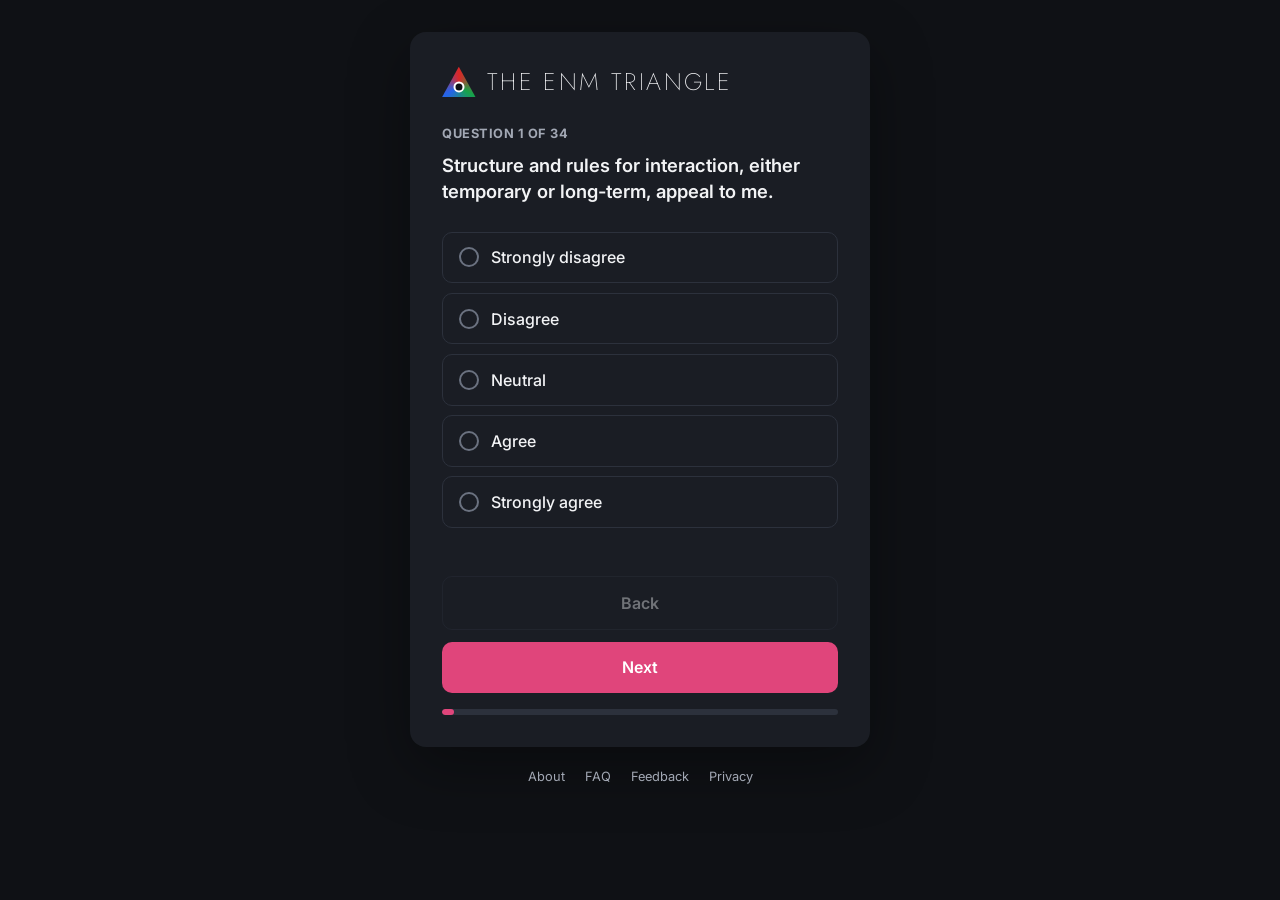
<file: index.html>
<!DOCTYPE html>
<html lang="en">
<head>
  <meta charset="UTF-8">
  <meta name="viewport" content="width=device-width, initial-scale=1">
  <title>The ENM Triangle</title>
  <meta name="description" content="Find where you belong.">

  <link rel="icon" href="favicon.svg" type="image/svg+xml">
  <link rel="icon" href="favicon-32.png" sizes="32x32" type="image/png">
  <link rel="icon" href="icon-512.png" sizes="512x512" type="image/png">
  <link rel="apple-touch-icon" href="apple-touch-icon.png">

  <link rel="preconnect" href="https://fonts.googleapis.com">
  <link rel="preconnect" href="https://fonts.gstatic.com" crossorigin>
  <link rel="stylesheet" href="https://fonts.googleapis.com/css2?family=Inter:wght@400;600;700&family=Jost:wght@200&display=swap">

  <!-- Open Graph / Facebook / LinkedIn / Slack / Discord / iMessage -->
  <meta property="og:type" content="website">
  <meta property="og:site_name" content="The ENM Triangle">
  <meta property="og:title" content="The ENM Triangle">
  <meta property="og:description" content="Find where you belong.">
  <meta property="og:url" content="https://enmtriangle.netlify.app/">
  <meta property="og:image" content="https://enmtriangle.netlify.app/og-image.png">
  <meta property="og:image:type" content="image/png">
  <meta property="og:image:width" content="1200">
  <meta property="og:image:height" content="630">
  <meta property="og:image:alt" content="The ENM Triangle — a triangle shaded red, blue and green with a dot in the middle.">

  <!-- Twitter / X -->
  <meta name="twitter:card" content="summary_large_image">
  <meta name="twitter:title" content="The ENM Triangle">
  <meta name="twitter:description" content="Find where you belong.">
  <meta name="twitter:image" content="https://enmtriangle.netlify.app/og-image.png">
  <meta name="twitter:image:alt" content="The ENM Triangle — a triangle shaded red, blue and green with a dot in the middle.">

  <link rel="stylesheet" href="style.css">
</head>
<body>
  <main class="card">
    <header class="brand">
      <span class="logo-mark" aria-hidden="true">
        <span class="logo-mark__tri"></span>
        <span class="logo-mark__dot"></span>
      </span>
      <h1>The ENM Triangle</h1>
    </header>

    <!-- Screen 1: Quiz -->
    <section id="screen-questions" aria-label="Quiz">
      <div id="resume-prompt" class="resume-prompt" hidden>
        <p class="prompt">You have a quiz in progress.</p>
        <p class="resume-sub" id="resume-sub"></p>
        <div class="actions">
          <button type="button" class="btn btn-primary" id="resume-yes">Resume</button>
          <button type="button" class="btn btn-secondary" id="resume-no">Start fresh</button>
        </div>
      </div>

      <form id="quiz-form" autocomplete="off" hidden>
        <p class="progress" id="progress" aria-live="polite"></p>
        <p class="prompt" id="question-text"></p>
        <div id="likert" role="radiogroup" aria-labelledby="question-text"><!-- options injected by app.js --></div>
        <p class="validation" id="validation" aria-live="polite"></p>
        <div class="actions actions-row">
          <button type="button" class="btn btn-secondary" id="back">Back</button>
          <button type="submit" class="btn btn-primary" id="next">Next</button>
        </div>
        <div class="progress-bar" aria-hidden="true">
          <span class="progress-bar-fill" id="progress-fill"></span>
        </div>
      </form>

      <p class="sr-only" aria-live="polite" id="quiz-announce"></p>
    </section>

    <!-- Screen 1.5: Computing (no interactive elements — this is what closes
         the double-tap-on-"See My Results" bug) -->
    <section id="screen-computing" hidden aria-label="Calculating your result">
      <p class="computing-text" role="status">Finding your spot on the triangle&hellip;</p>
      <div class="computing-bar" aria-hidden="true">
        <span class="computing-bar__mask" id="computing-mask"></span>
      </div>
    </section>

    <!-- Screen 2: Triangle Chart -->
    <section id="screen-results" hidden aria-label="Your spot on the triangle">
      <div class="chart-wrap">
        <canvas id="triangle" width="300" height="280"
                role="img" aria-label="Triangle chart with your result plotted as a dot"></canvas>
        <span class="vtx vtx-kinky">Kinky</span>
        <span class="vtx vtx-poly">Poly</span>
        <span class="vtx vtx-swinger">Swinger</span>
      </div>

      <div class="result">
        <p class="zone-title" id="zone-title"></p>
        <p class="zone-desc" id="zone-desc"></p>
      </div>

      <div class="actions">
        <button type="button" class="btn btn-primary" id="share">Copy Share Link</button>
      </div>
      <p class="share-status" id="share-status" aria-live="polite"></p>

      <hr class="divider">
      <p class="retake-prompt">Want to find your ENM Triangle profile?</p>
      <div class="actions">
        <button type="button" class="btn btn-secondary" id="start-over">Take the Quiz</button>
      </div>
    </section>
  </main>

  <footer class="site-footer">
    <a href="about.html">About</a>
    <a href="faq.html">FAQ</a>
    <a href="feedback.html">Feedback</a>
    <a href="privacy.html">Privacy</a>
  </footer>

  <script src="app.js"></script>
</body>
</html>
</file>
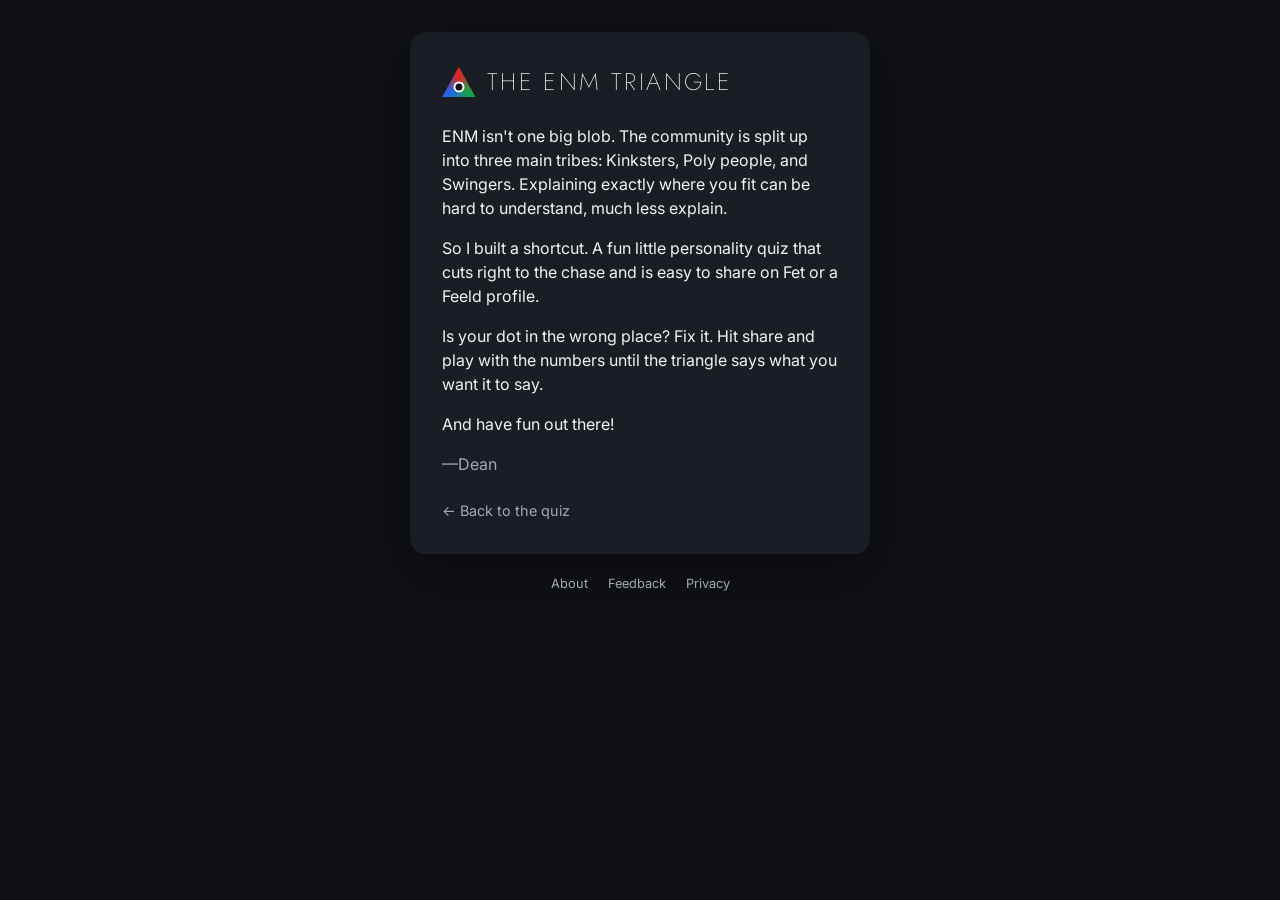
<file: about.html>
<!DOCTYPE html>
<html lang="en">
<head>
  <meta charset="UTF-8">
  <meta name="viewport" content="width=device-width, initial-scale=1">
  <title>About &middot; The ENM Triangle</title>
  <meta name="description" content="Why The ENM Triangle exists.">

  <link rel="icon" href="favicon.svg" type="image/svg+xml">
  <link rel="icon" href="favicon-32.png" sizes="32x32" type="image/png">
  <link rel="icon" href="icon-512.png" sizes="512x512" type="image/png">
  <link rel="apple-touch-icon" href="apple-touch-icon.png">

  <link rel="preconnect" href="https://fonts.googleapis.com">
  <link rel="preconnect" href="https://fonts.gstatic.com" crossorigin>
  <link rel="stylesheet" href="https://fonts.googleapis.com/css2?family=Inter:wght@400;600;700&family=Jost:wght@200&display=swap">

  <link rel="stylesheet" href="style.css">
</head>
<body>
  <main class="card">
    <header class="brand">
      <span class="logo-mark" aria-hidden="true">
        <span class="logo-mark__tri"></span>
        <span class="logo-mark__dot"></span>
      </span>
      <h1>The ENM Triangle</h1>
    </header>

    <section class="prose" aria-label="About">
      <p>
        ENM isn't one big blob. The community is split up into three main
        tribes: Kinksters, Poly people, and Swingers. Explaining exactly where you fit can be hard to understand, much less explain.
      </p>
      <p>
        So I built a shortcut. A fun little personality quiz that cuts right to
        the chase and is easy to share on Fet or a Feeld profile.
      </p>
      <p>
        Is your dot in the wrong place? Fix it. Hit share and play with the
        numbers until the triangle says what you want it to say.
      </p>
      <p>And have fun out there!</p>
      <p class="signature">&mdash;Dean</p>
    </section>

    <a class="back-link" href="index.html">&larr; Back to the quiz</a>
  </main>

  <footer class="site-footer">
    <a href="about.html">About</a>
    <a href="feedback.html">Feedback</a>
    <a href="privacy.html">Privacy</a>
  </footer>
</body>
</html>
</file>
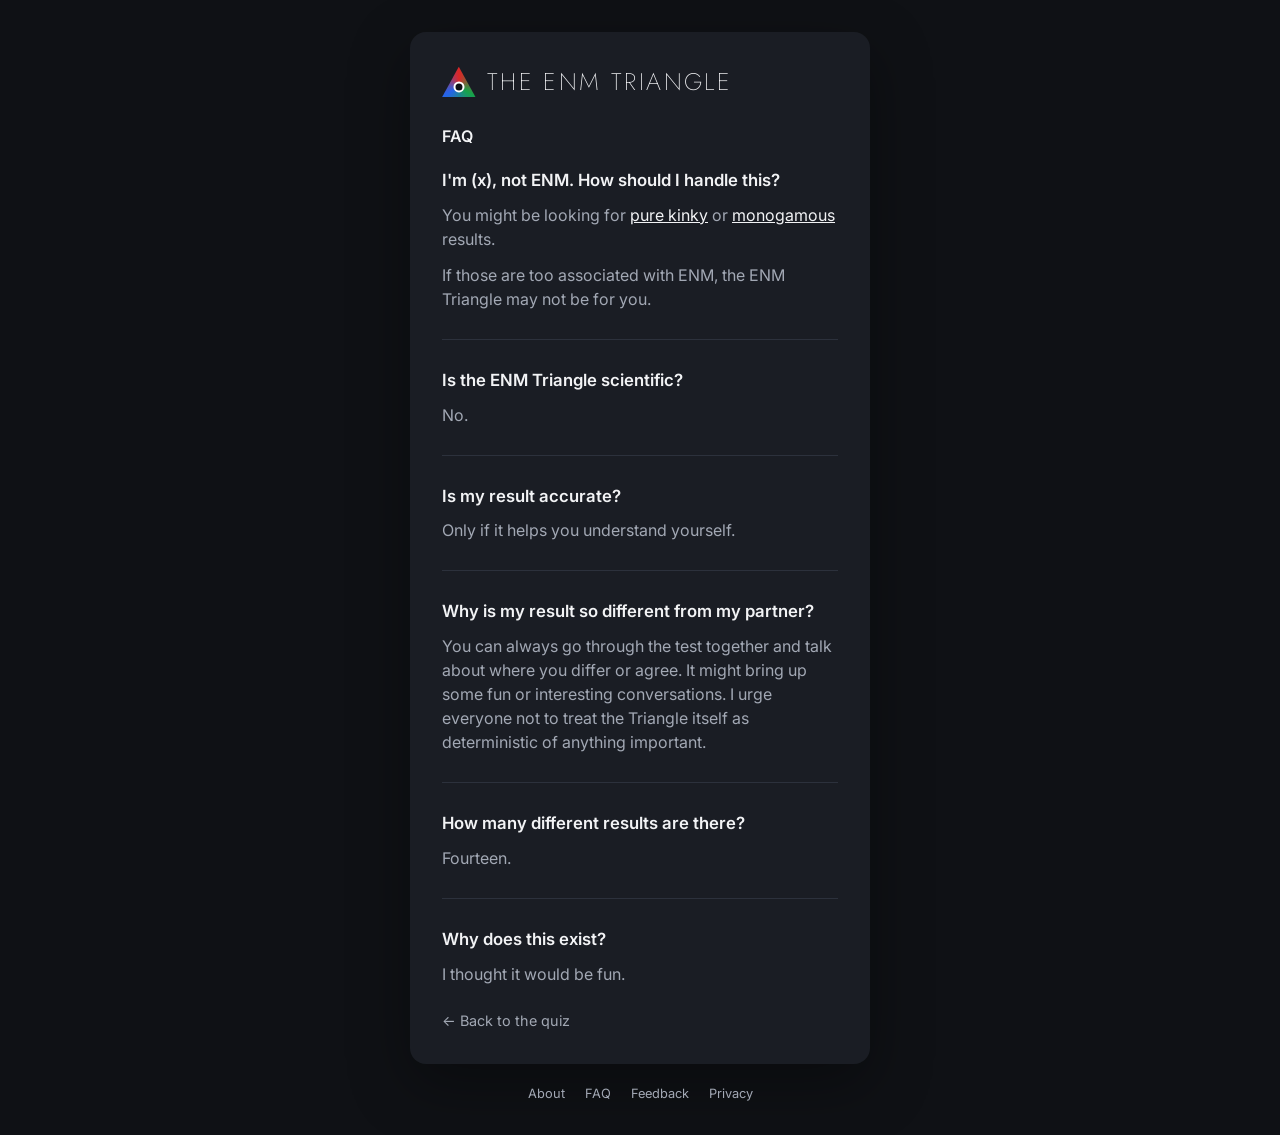
<file: faq.html>
<!DOCTYPE html>
<html lang="en">
<head>
  <meta charset="UTF-8">
  <meta name="viewport" content="width=device-width, initial-scale=1">
  <title>FAQ &middot; The ENM Triangle</title>
  <meta name="description" content="Questions and answers about The ENM Triangle.">

  <link rel="icon" href="favicon.svg" type="image/svg+xml">
  <link rel="icon" href="favicon-32.png" sizes="32x32" type="image/png">
  <link rel="icon" href="icon-512.png" sizes="512x512" type="image/png">
  <link rel="apple-touch-icon" href="apple-touch-icon.png">

  <link rel="preconnect" href="https://fonts.googleapis.com">
  <link rel="preconnect" href="https://fonts.gstatic.com" crossorigin>
  <link rel="stylesheet" href="https://fonts.googleapis.com/css2?family=Inter:wght@400;600;700&family=Jost:wght@200&display=swap">

  <link rel="stylesheet" href="style.css">
</head>
<body>
  <main class="card">
    <header class="brand">
      <span class="logo-mark" aria-hidden="true">
        <span class="logo-mark__tri"></span>
        <span class="logo-mark__dot"></span>
      </span>
      <h1>The ENM Triangle</h1>
    </header>

    <section aria-label="Frequently asked questions">
      <p class="prompt">FAQ</p>
      <div id="faq" class="faq"><!-- items injected by faq.js --></div>
    </section>

    <a class="back-link" href="index.html">&larr; Back to the quiz</a>
  </main>

  <footer class="site-footer">
    <a href="about.html">About</a>
    <a href="faq.html">FAQ</a>
    <a href="feedback.html">Feedback</a>
    <a href="privacy.html">Privacy</a>
  </footer>

  <script src="faq.js"></script>
</body>
</html>
</file>
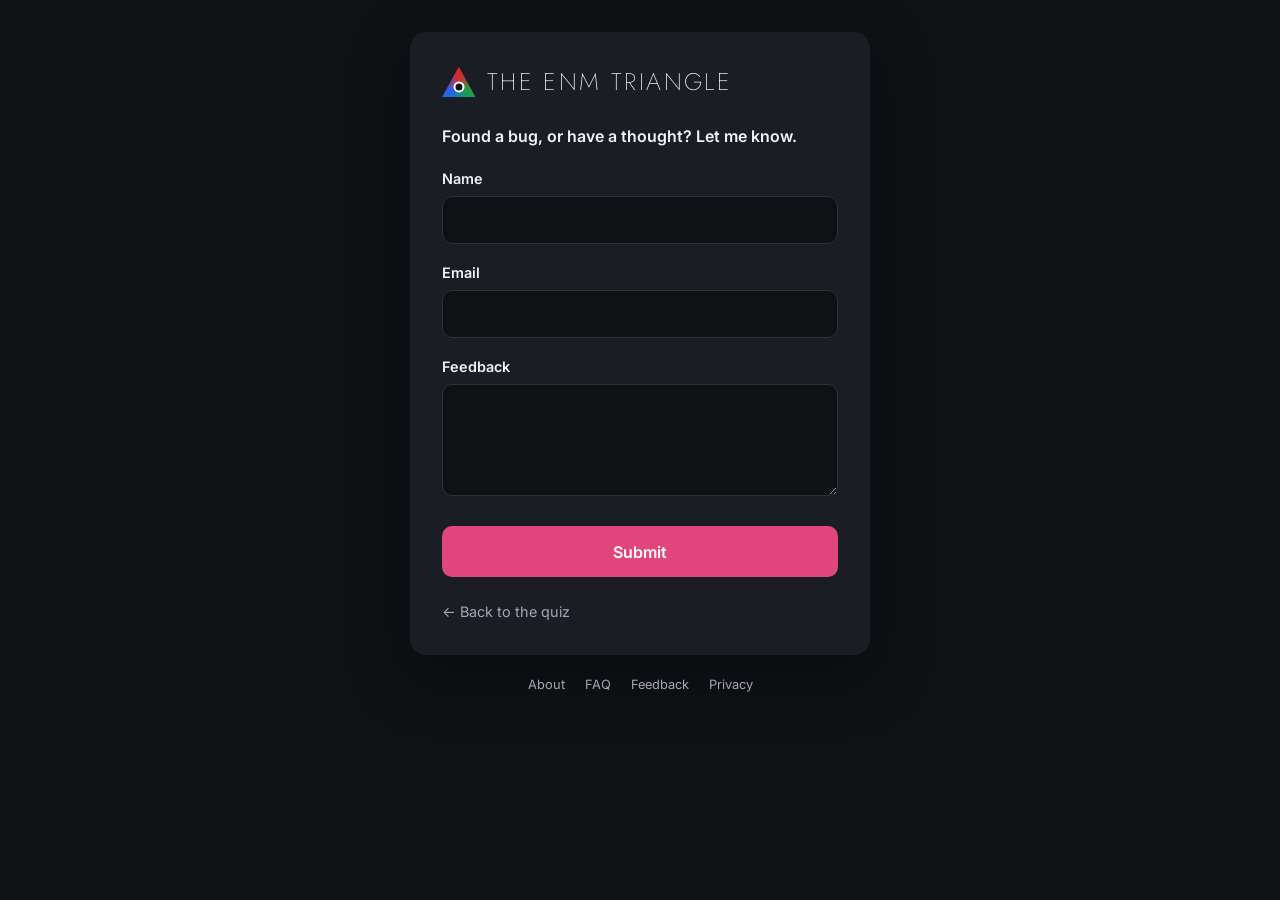
<file: feedback.html>
<!DOCTYPE html>
<html lang="en">
<head>
  <meta charset="UTF-8">
  <meta name="viewport" content="width=device-width, initial-scale=1">
  <title>Feedback &middot; The ENM Triangle</title>
  <meta name="description" content="Send feedback about The ENM Triangle.">

  <link rel="icon" href="favicon.svg" type="image/svg+xml">
  <link rel="icon" href="favicon-32.png" sizes="32x32" type="image/png">
  <link rel="icon" href="icon-512.png" sizes="512x512" type="image/png">
  <link rel="apple-touch-icon" href="apple-touch-icon.png">

  <link rel="preconnect" href="https://fonts.googleapis.com">
  <link rel="preconnect" href="https://fonts.gstatic.com" crossorigin>
  <link rel="stylesheet" href="https://fonts.googleapis.com/css2?family=Inter:wght@400;600;700&family=Jost:wght@200&display=swap">

  <link rel="stylesheet" href="style.css">
</head>
<body>
  <main class="card">
    <header class="brand">
      <span class="logo-mark" aria-hidden="true">
        <span class="logo-mark__tri"></span>
        <span class="logo-mark__dot"></span>
      </span>
      <h1>The ENM Triangle</h1>
    </header>

    <section aria-label="Feedback">
      <p class="prompt">Found a bug, or have a thought? Let me know.</p>

      <!-- Netlify Forms: detected at deploy time because the form markup is
           in the static HTML. `form-name` must match the form's name, and
           `netlify-honeypot` names the hidden anti-spam field below. -->
      <form name="feedback" method="POST" data-netlify="true"
            netlify-honeypot="bot-field">
        <input type="hidden" name="form-name" value="feedback">

        <p class="hp-field" aria-hidden="true">
          <label>Don't fill this out if you're human: <input name="bot-field" tabindex="-1" autocomplete="off"></label>
        </p>

        <label class="field">
          <span>Name</span>
          <input type="text" name="name" required>
        </label>

        <label class="field">
          <span>Email</span>
          <input type="email" name="email" required>
        </label>

        <label class="field">
          <span>Feedback</span>
          <textarea name="feedback" required></textarea>
        </label>

        <div class="actions">
          <button type="submit" class="btn btn-primary">Submit</button>
        </div>
      </form>
    </section>

    <a class="back-link" href="index.html">&larr; Back to the quiz</a>
  </main>

  <footer class="site-footer">
    <a href="about.html">About</a>
    <a href="faq.html">FAQ</a>
    <a href="feedback.html">Feedback</a>
    <a href="privacy.html">Privacy</a>
  </footer>
</body>
</html>
</file>
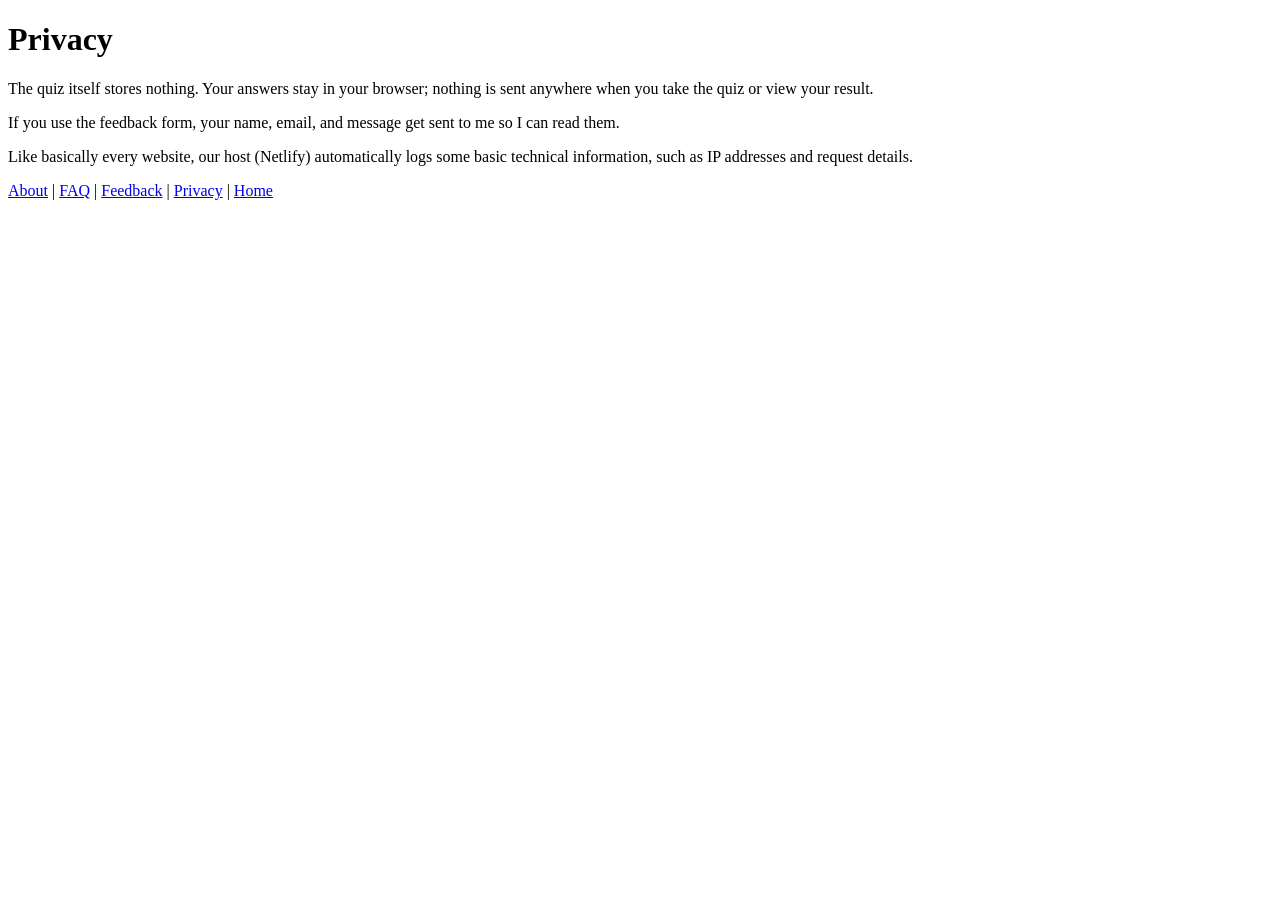
<file: privacy.html>
<!DOCTYPE html>
<html lang="en">
<head>
  <meta charset="UTF-8">
  <meta name="viewport" content="width=device-width, initial-scale=1">
  <title>Privacy &middot; The ENM Triangle</title>
</head>
<body>
  <h1>Privacy</h1>

  <p>The quiz itself stores nothing. Your answers stay in your browser; nothing
  is sent anywhere when you take the quiz or view your result.</p>

  <p>If you use the feedback form, your name, email, and message get sent to me
  so I can read them.</p>

  <p>Like basically every website, our host (Netlify) automatically logs some
  basic technical information, such as IP addresses and request details.</p>

  <footer>
    <a href="about.html">About</a> |
    <a href="faq.html">FAQ</a> |
    <a href="feedback.html">Feedback</a> |
    <a href="privacy.html">Privacy</a> |
    <a href="index.html">Home</a>
  </footer>
</body>
</html>
</file>
<file: style.css>
* { box-sizing: border-box; margin: 0; padding: 0; }

button, input, select, textarea { font: inherit; }

:root {
  --bg: #0f1115;
  --card: #1a1d24;
  --text: #f2f3f5;
  --muted: #a2a8b4;
  --accent: #e0457b;
  --accent-hover: #c8386a;
  --track: #2c313c;
}

body {
  background: var(--bg);
  color: var(--text);
  font: 400 16px/1.5 "Inter", -apple-system, BlinkMacSystemFont, "Segoe UI", Roboto, Helvetica, Arial, sans-serif;
  display: flex;
  flex-direction: column;
  align-items: center;
  min-height: 100vh;
  padding: 2rem 1rem;
}

.card {
  background: var(--card);
  border-radius: 16px;
  padding: 2rem;
  width: 100%;
  max-width: 460px;
  box-shadow: 0 20px 60px rgba(0, 0, 0, 0.35);
}

.brand {
  display: flex;
  align-items: center;
  gap: 0.7rem;
  margin-bottom: 1.5rem;
}

/* ---- Titles: Jost, thin, all caps ---- */
.brand h1,
.zone-title {
  font-family: "Jost", -apple-system, BlinkMacSystemFont, "Segoe UI", Roboto, Helvetica, Arial, sans-serif;
  font-weight: 200;
  text-transform: uppercase;
}

.brand h1 {
  font-size: 1.5rem;
  letter-spacing: 0.1em;
}

/* ---- Logo mark: CSS ENM triangle with a centre dot ---- */
.logo-mark {
  position: relative;
  width: 2.1rem;
  height: 1.9rem;
  flex: none;
}

.logo-mark__tri {
  position: absolute;
  inset: 0;
  clip-path: polygon(50% 0%, 0% 100%, 100% 100%);
  background: conic-gradient(from 0deg at 50% 66%,
    #dc2626, #16a34a 120deg, #2563eb 240deg, #dc2626 360deg);
}

.logo-mark__dot {
  position: absolute;
  left: 50%;
  top: 66%;
  width: 0.44rem;
  height: 0.44rem;
  transform: translate(-50%, -50%);
  border-radius: 50%;
  background: var(--bg);
  box-shadow: 0 0 0 2px #fff;
}

/* ---- Quiz ---- */
.prompt {
  font-weight: 600;
  margin-bottom: 1.25rem;
}

.progress {
  color: var(--muted);
  font-size: 0.8rem;
  font-weight: 700;
  letter-spacing: 0.04em;
  text-transform: uppercase;
  margin-bottom: 0.6rem;
}

#question-text {
  font-size: 1.15rem;
  line-height: 1.4;
  min-height: 3.2em;
}

#likert {
  display: flex;
  flex-direction: column;
  gap: 0.6rem;
  margin: 1.25rem 0 0.5rem;
}

.likert-option {
  display: flex;
  align-items: center;
  gap: 0.75rem;
  padding: 0.8rem 1rem;
  border: 1px solid var(--track);
  border-radius: 10px;
  cursor: pointer;
  font-weight: 500;
}

.likert-option:hover {
  border-color: var(--accent);
}

/* Selected styling hangs off .is-selected (set from the quiz model in app.js),
   not :checked — so the paint can't disagree with the stored answer. */
.likert-option.is-selected {
  border-color: var(--accent);
  background: rgba(224, 69, 123, 0.12);
}

.likert-option:has(input:focus-visible) {
  outline: 2px solid var(--accent);
  outline-offset: 2px;
}

.likert-option input {
  -webkit-appearance: none;
  appearance: none;
  width: 20px;
  height: 20px;
  flex: none;
  margin: 0;
  border: 2px solid #6b7280;
  border-radius: 50%;
  display: grid;
  place-content: center;
  cursor: pointer;
}

.likert-option input:hover {
  border-color: #8b93a1;
}

.likert-option input::before {
  content: "";
  width: 10px;
  height: 10px;
  border-radius: 50%;
  background: #6b7280; /* grey center, unselected */
  transform: scale(0);
}

.likert-option.is-selected input {
  border-color: var(--accent);
}

.likert-option.is-selected input::before {
  background: #dc2626; /* red center, selected */
  transform: scale(1);
}

.validation {
  color: var(--accent);
  font-size: 0.85rem;
  min-height: 1.2em;
  margin-top: 0.4rem;
}

.actions-row {
  flex-direction: row;
}

.actions-row .btn {
  flex: 1;
}

.actions-row #back {
  flex: 0 0 30%;
}

.progress-bar {
  height: 6px;
  border-radius: 3px;
  background: var(--track);
  overflow: hidden;
  margin-top: 1rem;
}

.progress-bar-fill {
  display: block;
  height: 100%;
  width: 0;
  border-radius: 3px;
  background: var(--accent);
  transition: width 0.25s ease;
}

.resume-prompt .resume-sub {
  color: var(--muted);
  font-size: 0.9rem;
  margin-bottom: 0.5rem;
}

/* ---- Computing screen ---- */
.computing-text {
  font-weight: 600;
  text-align: center;
  margin: 1.5rem 0 1.25rem;
}

.computing-bar {
  position: relative;
  height: 8px;
  border-radius: 4px;
  overflow: hidden;
  /* Gradient is anchored to the full bar; the mask shrinks to reveal it,
     so the colours stay put rather than compressing as the bar fills. */
  background: linear-gradient(
    to right,
    rgb(37, 99, 235),
    rgb(220, 38, 38),
    rgb(22, 163, 74)
  );
}

.computing-bar__mask {
  position: absolute;
  top: 0;
  right: 0;
  bottom: 0;
  width: 100%;
  background: var(--track);
}

/* ---- Results: retake prompt ---- */
.divider {
  border: 0;
  border-top: 1px solid var(--track);
  margin: 1.5rem 0 1.25rem;
}

.retake-prompt {
  text-align: center;
  font-weight: 600;
  margin-bottom: 0.25rem;
}

/* ---- Buttons ---- */
.btn {
  display: block;
  width: 100%;
  padding: 0.85rem 1rem;
  font-size: 1rem;
  font-weight: 600;
  border: none;
  border-radius: 10px;
  cursor: pointer;
  transition: background 0.15s ease;
}

.btn-primary {
  background: var(--accent);
  color: #fff;
  margin-top: 0.5rem;
}
.btn-primary:hover { background: var(--accent-hover); }

.btn-secondary {
  background: transparent;
  color: var(--text);
  border: 1px solid var(--track);
}
.btn-secondary:hover { background: var(--track); }

.btn:disabled {
  opacity: 0.4;
  cursor: not-allowed;
}
.btn:disabled:hover { background: transparent; }

.actions {
  display: flex;
  flex-direction: column;
  gap: 0.75rem;
  margin-top: 1.5rem;
}
.actions .btn { margin-top: 0; }

.share-status {
  text-align: center;
  color: var(--muted);
  font-size: 0.85rem;
  min-height: 1.2em;
  margin-top: 0.6rem;
}

/* ---- Chart ---- */
.chart-wrap {
  position: relative;
  width: 100%;
  max-width: 340px;
  margin: 0.5rem auto 1.5rem;
}

#triangle {
  display: block;
  width: 100%;
  height: auto;
}

.vtx {
  position: absolute;
  font-size: 0.8rem;
  font-weight: 700;
  color: var(--muted);
  letter-spacing: 0.03em;
  text-transform: uppercase;
}
.vtx-kinky   { top: 0; left: 50%; transform: translate(-50%, -4px); }
.vtx-poly    { bottom: 0; left: 0; transform: translateY(4px); }
.vtx-swinger { bottom: 0; right: 0; transform: translateY(4px); }

/* ---- Result ---- */
.result { text-align: center; }

.zone-title {
  font-size: 1.55rem;
  letter-spacing: 0.06em;
  margin-bottom: 0.5rem;
}

.zone-desc {
  color: var(--muted);
}

/* ---- Shared footer ---- */
.site-footer {
  width: 100%;
  max-width: 460px;
  margin-top: 1.25rem;
  display: flex;
  justify-content: center;
  gap: 1.25rem;
  font-size: 0.8rem;
}

.site-footer a {
  color: var(--muted);
  text-decoration: none;
}

.site-footer a:hover {
  color: var(--text);
  text-decoration: underline;
}

/* ---- Content pages (About, Feedback) ---- */
.prose p {
  margin-bottom: 1rem;
}

.prose p:last-child {
  margin-bottom: 0;
}

.prose .signature {
  color: var(--muted);
}

.back-link {
  display: inline-block;
  margin-top: 1.5rem;
  color: var(--muted);
  font-size: 0.9rem;
  text-decoration: none;
}
.back-link:hover {
  color: var(--text);
  text-decoration: underline;
}

/* ---- FAQ ---- */
.faq-item + .faq-item {
  margin-top: 1.75rem;
  padding-top: 1.75rem;
  border-top: 1px solid var(--track);
}

.faq-q {
  font-size: 1.05rem;
  font-weight: 600;
  margin-bottom: 0.6rem;
}

.faq-a {
  color: var(--muted);
}

.faq-a p {
  margin-bottom: 0.75rem;
}
.faq-a p:last-child {
  margin-bottom: 0;
}

.faq-a a {
  color: var(--text);
}

/* ---- Feedback form ---- */
.field {
  display: block;
  margin-bottom: 1.1rem;
}

.field > span {
  display: block;
  font-weight: 600;
  font-size: 0.9rem;
  margin-bottom: 0.4rem;
}

.field input,
.field textarea {
  width: 100%;
  padding: 0.7rem 0.85rem;
  font: inherit;
  color: var(--text);
  background: var(--bg);
  border: 1px solid var(--track);
  border-radius: 10px;
}

.field input:focus,
.field textarea:focus {
  outline: 2px solid var(--accent);
  outline-offset: 1px;
  border-color: var(--accent);
}

.field textarea {
  min-height: 7rem;
  resize: vertical;
}

/* Netlify honeypot — visually hidden, still in the DOM for bots to trip on. */
.hp-field {
  position: absolute;
  left: -9999px;
}

/* ---- a11y helper ---- */
.sr-only {
  position: absolute;
  width: 1px; height: 1px;
  padding: 0; margin: -1px;
  overflow: hidden;
  clip: rect(0 0 0 0);
  white-space: nowrap;
  border: 0;
}

@media (max-width: 480px) {
  .card { padding: 1.5rem; }
  body { padding: 1rem 0.5rem; }
}
</file>
